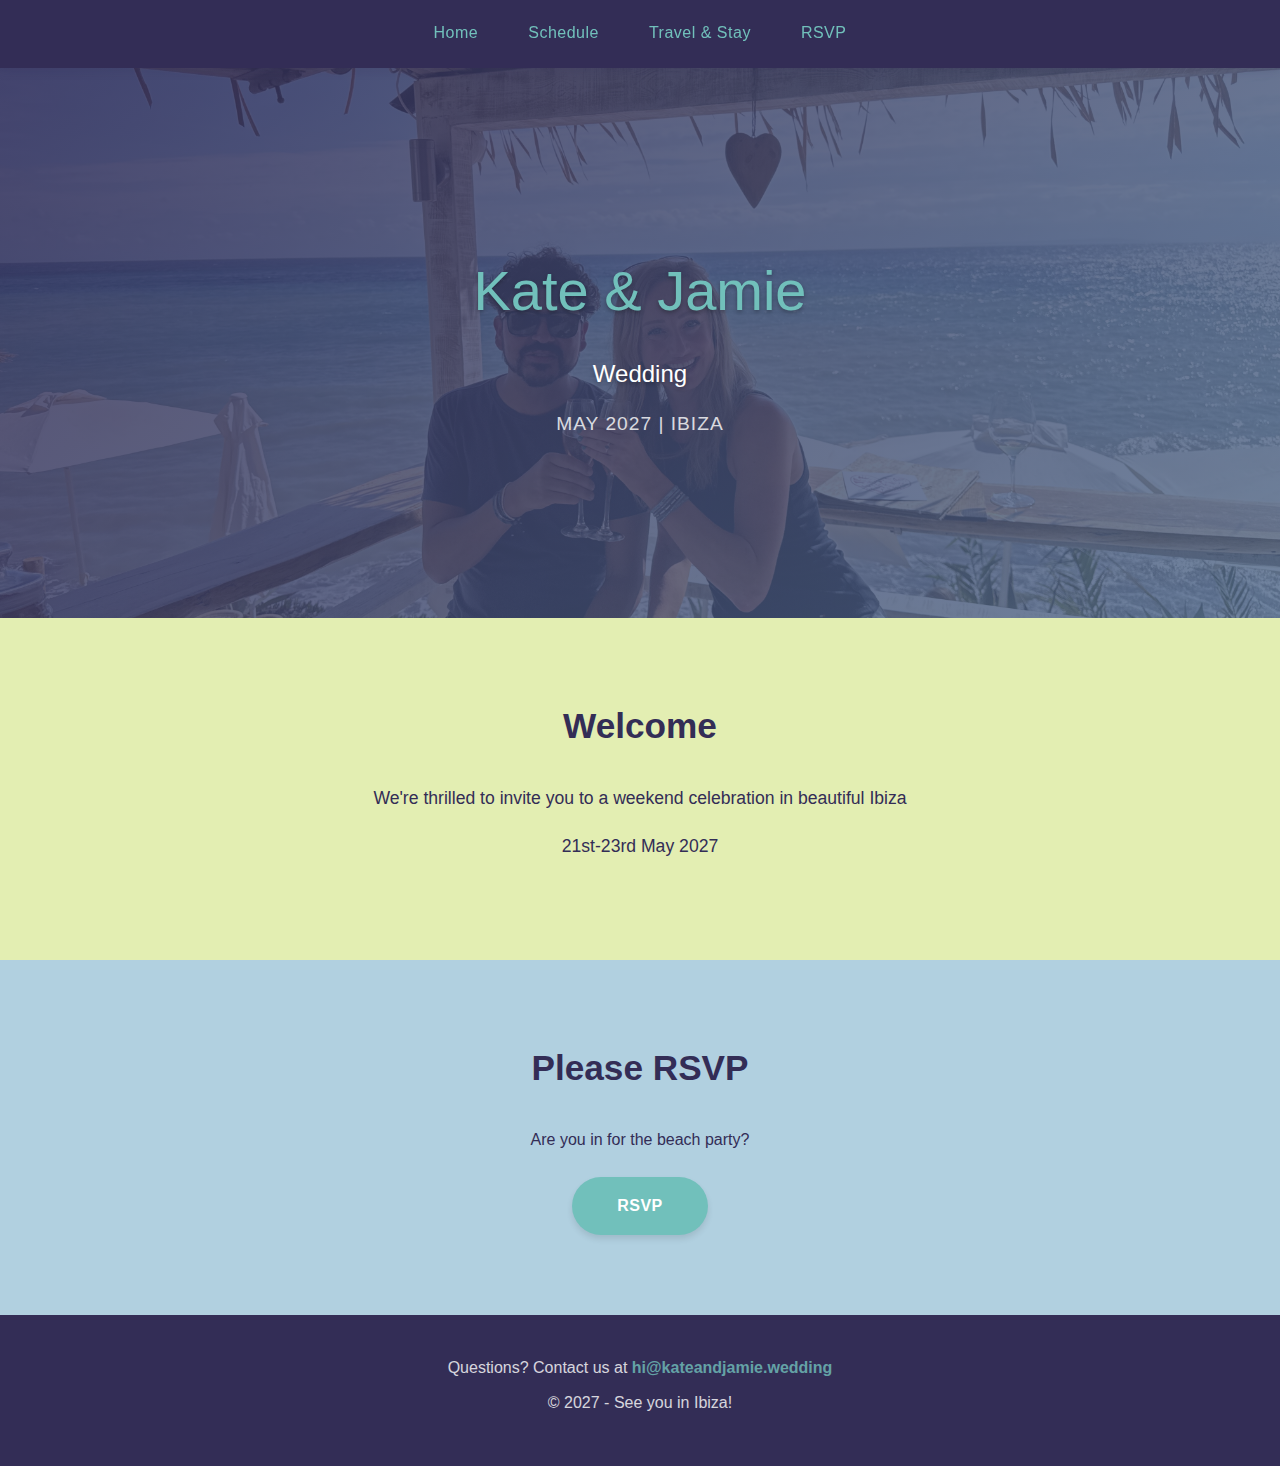
<file: index.html>
<!DOCTYPE html>
<html lang="en">
<head>
    <meta charset="UTF-8">
    <meta name="viewport" content="width=device-width, initial-scale=1.0">
    <title>Celebrate With Us in Ibiza</title>
    <link rel="stylesheet" href="styles.css">
</head>
<body>
<nav>
        <div class="nav-container">
            <a href="/" class="nav-link">Home</a>
            <a href="/schedule.html" class="nav-link">Schedule</a>
            <a href="/travel.html" class="nav-link">Travel & Stay</a>
            <a href="/rsvp.html" class="nav-link">RSVP</a>
        </div>
    </nav>

    <header class="hero hero-with-image">
        <div class="hero-overlay"></div>
        <div class="hero-content">
            <h1>Kate & Jamie</h1>
            <p class="subtitle">Wedding</p>
            <p class="date">May 2027 | Ibiza</p>
        </div>
    </header>

    <main>
        <section class="welcome">
            <div class="container">
                <h2>Welcome</h2>
                <p>We're thrilled to invite you to a weekend celebration in beautiful Ibiza</p>
                <p>21st-23rd May 2027</p>
               </div>
        </section>

        <section class="quick-info">
            <div class="container">
                <h2>Please RSVP</h2>
                <p>Are you in for the beach party?</p>
                <a href="rsvp.html" class="button">RSVP</a>
            </div>
        </section>
    </main>

<footer>
    <div class="container">
        <p>Questions? Contact us at <a href="mailto:hi@kateandjamie.wedding?subject=Wedding%20Question">hi@kateandjamie.wedding</a></p>
        <p>&copy; 2027 - See you in Ibiza!</p>
    </div>
</footer>
</body>
</html>
</file>
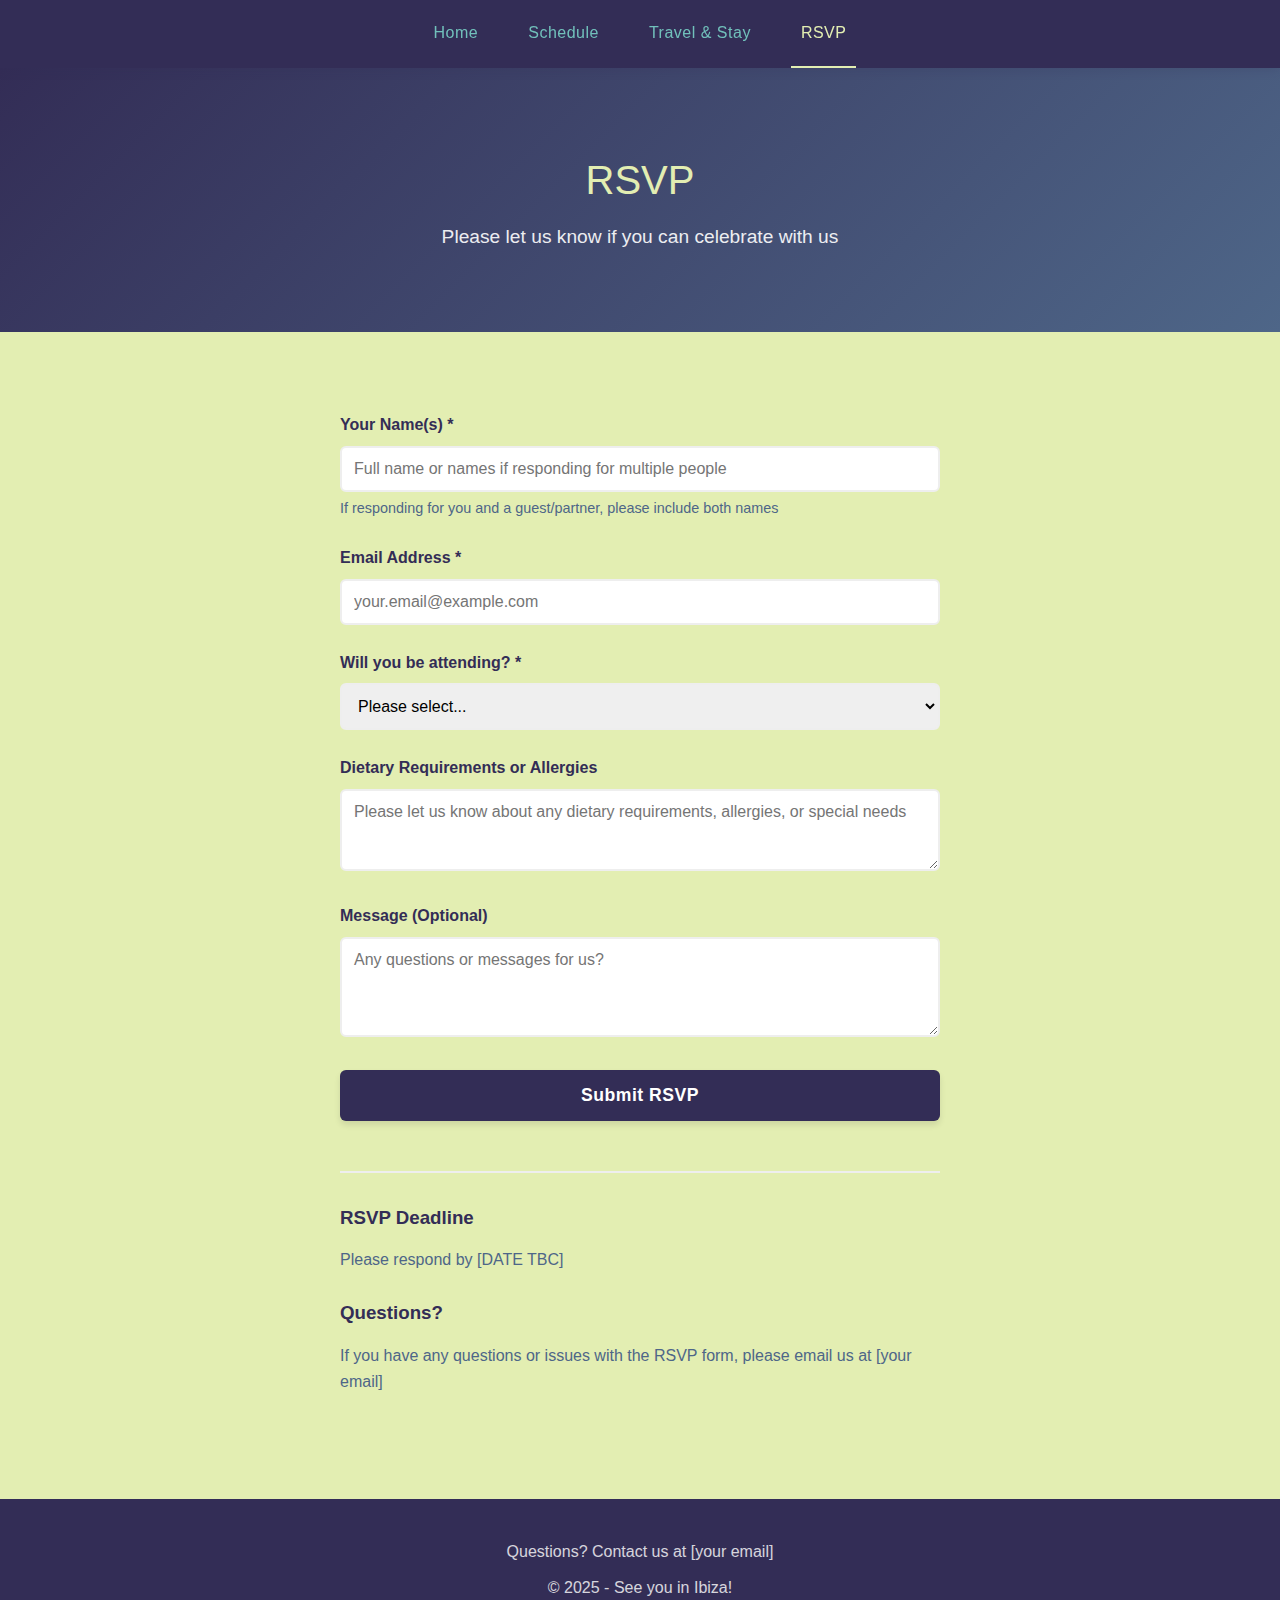
<file: _rsvp.html>
<!DOCTYPE html>
<html lang="en">
<head>
    <meta charset="UTF-8">
    <meta name="viewport" content="width=device-width, initial-scale=1.0">
    <title>RSVP - Celebrate With Us in Ibiza</title>
    <link rel="stylesheet" href="styles.css">
</head>
<body>
    <nav>
        <div class="nav-container">
            <a href="index.html" class="nav-link">Home</a>
            <a href="schedule.html" class="nav-link">Schedule</a>
            <a href="travel.html" class="nav-link">Travel & Stay</a>
            <a href="rsvp.html" class="nav-link active">RSVP</a>
        </div>
    </nav>

    <main>
        <section class="page-header">
            <div class="container">
                <h1>RSVP</h1>
                <p>Please let us know if you can celebrate with us</p>
            </div>
        </section>

        <section class="rsvp-form">
            <div class="container">
                <div class="form-container">
                    
                    <!-- Replace YOUR_FORM_ID with your actual Formspree form ID -->
                    <!-- You'll get this after signing up at formspree.io -->
                    <form action="https://formspree.io/f/mblnzrev" method="POST" id="rsvpForm">
                        
                        <div class="form-group">
                            <label for="name">Your Name(s) *</label>
                            <input type="text" id="name" name="name" required placeholder="Full name or names if responding for multiple people">
                            <small>If responding for you and a guest/partner, please include both names</small>
                        </div>

                        <div class="form-group">
                            <label for="email">Email Address *</label>
                            <input type="email" id="email" name="email" required placeholder="your.email@example.com">
                        </div>

                        <div class="form-group">
                            <label for="attendance">Will you be attending? *</label>
                            <select id="attendance" name="attendance" required>
                                <option value="">Please select...</option>
                                <option value="yes">Yes, I'll/we'll be there!</option>
                                <option value="no">Unfortunately, I/we can't make it</option>
                            </select>
                        </div>

                        <div class="form-group" id="guestCountGroup">
                            <label for="guestCount">Number of Guests Attending *</label>
                            <select id="guestCount" name="guestCount">
                                <option value="">Please select...</option>
                                <option value="1">1 person</option>
                                <option value="2">2 people</option>
                                </select>
                            <small>How many people are you responding for?</small>
                        </div>

                        <!-- Uncomment this section when you're ready to add meal choices -->
                        <!--
                        <div class="form-group" id="mealChoiceGroup">
                            <label>Meal Preferences</label>
                            <small>Please indicate meal preferences for each guest attending</small>
                            <textarea id="mealChoice" name="mealChoice" rows="3" placeholder="e.g., Guest 1: Option A, Guest 2: Option B
List any dietary requirements or allergies"></textarea>
                        </div>
                        -->

                        <div class="form-group">
                            <label for="dietaryRequirements">Dietary Requirements or Allergies</label>
                            <textarea id="dietaryRequirements" name="dietaryRequirements" rows="3" placeholder="Please let us know about any dietary requirements, allergies, or special needs"></textarea>
                        </div>

                        <div class="form-group">
                            <label for="message">Message (Optional)</label>
                            <textarea id="message" name="message" rows="4" placeholder="Any questions or messages for us?"></textarea>
                        </div>

                        <div class="form-group">
                            <button type="submit" class="button">Submit RSVP</button>
                        </div>

                        <div id="formStatus"></div>
                    </form>

                    <div class="rsvp-info">
                        <h3>RSVP Deadline</h3>
                        <p>Please respond by [DATE TBC]</p>
                        
                        <h3>Questions?</h3>
                        <p>If you have any questions or issues with the RSVP form, please email us at [your email]</p>
                    </div>

                </div>
            </div>
        </section>
    </main>

    <footer>
        <div class="container">
            <p>Questions? Contact us at [your email]</p>
            <p>&copy; 2025 - See you in Ibiza!</p>
        </div>
    </footer>

    <script>
        // Show/hide guest count based on attendance selection
        const attendanceSelect = document.getElementById('attendance');
        const guestCountGroup = document.getElementById('guestCountGroup');
        const guestCountSelect = document.getElementById('guestCount');

        attendanceSelect.addEventListener('change', function() {
            if (this.value === 'yes') {
                guestCountGroup.style.display = 'block';
                guestCountSelect.required = true;
            } else {
                guestCountGroup.style.display = 'none';
                guestCountSelect.required = false;
                guestCountSelect.value = '';
            }
        });

        // Handle form submission
        const form = document.getElementById('rsvpForm');
        const formStatus = document.getElementById('formStatus');

        form.addEventListener('submit', function(e) {
            // Formspree will handle the actual submission
            // This just provides user feedback
            formStatus.innerHTML = '<p class="success">Thank you! Your RSVP has been submitted.</p>';
        });

        // Initialize form state
        guestCountGroup.style.display = 'none';
    </script>
</body>
</html>
</file>
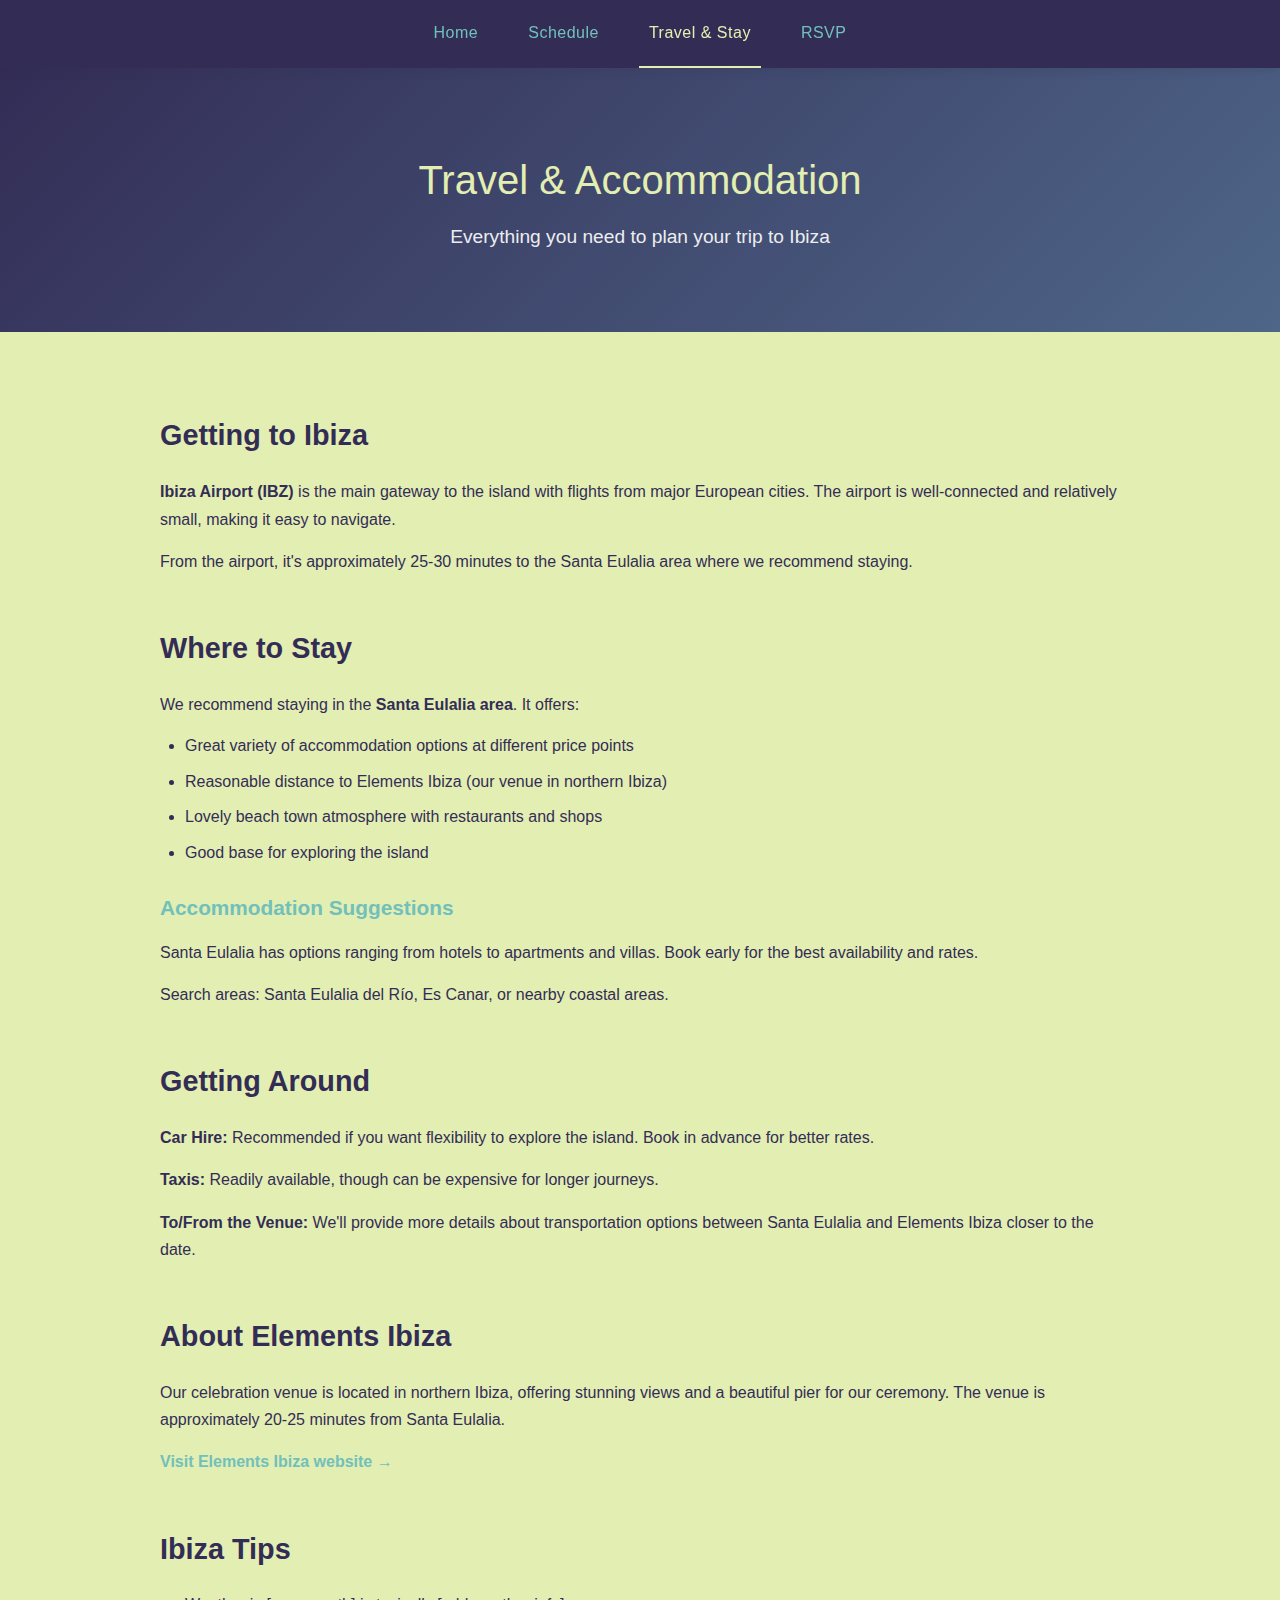
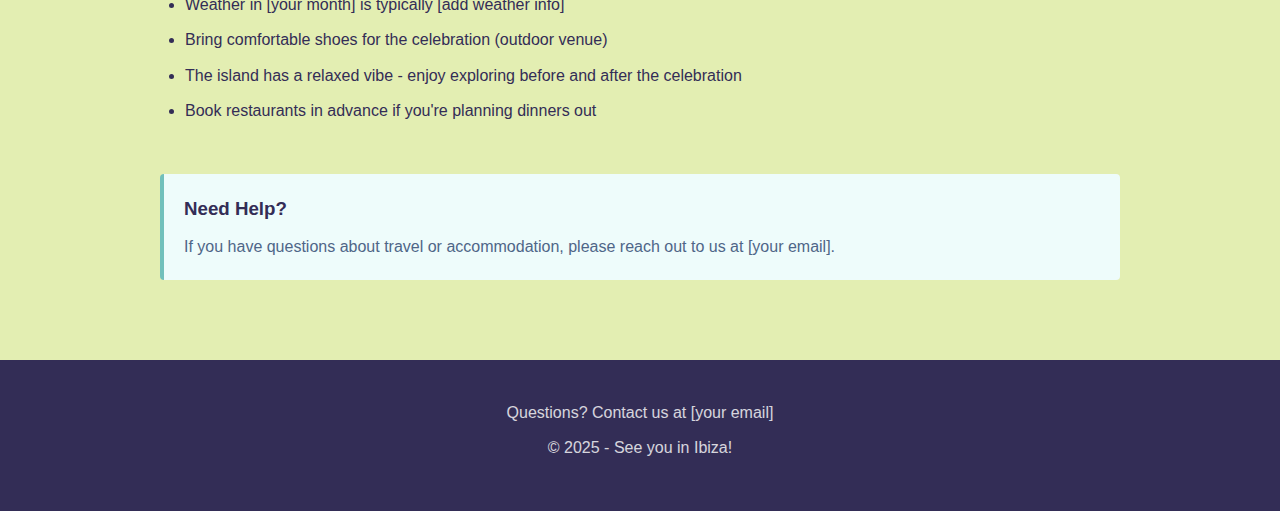
<file: _travel.html>
<!DOCTYPE html>
<html lang="en">
<head>
    <meta charset="UTF-8">
    <meta name="viewport" content="width=device-width, initial-scale=1.0">
    <title>Travel & Stay - Celebrate With Us in Ibiza</title>
    <link rel="stylesheet" href="styles.css">
</head>
<body>
    <nav>
        <div class="nav-container">
            <a href="index.html" class="nav-link">Home</a>
            <a href="schedule.html" class="nav-link">Schedule</a>
            <a href="travel.html" class="nav-link active">Travel & Stay</a>
            <a href="rsvp.html" class="nav-link">RSVP</a>
        </div>
    </nav>

    <main>
        <section class="page-header">
            <div class="container">
                <h1>Travel & Accommodation</h1>
                <p>Everything you need to plan your trip to Ibiza</p>
            </div>
        </section>

        <section class="travel-info">
            <div class="container">
                
                <div class="info-section">
                    <h2>Getting to Ibiza</h2>
                    <p><strong>Ibiza Airport (IBZ)</strong> is the main gateway to the island with flights from major European cities. The airport is well-connected and relatively small, making it easy to navigate.</p>
                    <p>From the airport, it's approximately 25-30 minutes to the Santa Eulalia area where we recommend staying.</p>
                </div>

                <div class="info-section">
                    <h2>Where to Stay</h2>
                    <p>We recommend staying in the <strong>Santa Eulalia area</strong>. It offers:</p>
                    <ul>
                        <li>Great variety of accommodation options at different price points</li>
                        <li>Reasonable distance to Elements Ibiza (our venue in northern Ibiza)</li>
                        <li>Lovely beach town atmosphere with restaurants and shops</li>
                        <li>Good base for exploring the island</li>
                    </ul>
                    
                    <h3>Accommodation Suggestions</h3>
                    <p>Santa Eulalia has options ranging from hotels to apartments and villas. Book early for the best availability and rates.</p>
                    <p>Search areas: Santa Eulalia del Río, Es Canar, or nearby coastal areas.</p>
                </div>

                <div class="info-section">
                    <h2>Getting Around</h2>
                    <p><strong>Car Hire:</strong> Recommended if you want flexibility to explore the island. Book in advance for better rates.</p>
                    <p><strong>Taxis:</strong> Readily available, though can be expensive for longer journeys.</p>
                    <p><strong>To/From the Venue:</strong> We'll provide more details about transportation options between Santa Eulalia and Elements Ibiza closer to the date.</p>
                </div>

                <div class="info-section">
                    <h2>About Elements Ibiza</h2>
                    <p>Our celebration venue is located in northern Ibiza, offering stunning views and a beautiful pier for our ceremony. The venue is approximately 20-25 minutes from Santa Eulalia.</p>
                    <p><a href="https://www.elementsibiza.com" target="_blank" class="link">Visit Elements Ibiza website →</a></p>
                </div>

                <div class="info-section">
                    <h2>Ibiza Tips</h2>
                    <ul>
                        <li>Weather in [your month] is typically [add weather info]</li>
                        <li>Bring comfortable shoes for the celebration (outdoor venue)</li>
                        <li>The island has a relaxed vibe - enjoy exploring before and after the celebration</li>
                        <li>Book restaurants in advance if you're planning dinners out</li>
                    </ul>
                </div>

                <div class="info-box">
                    <h3>Need Help?</h3>
                    <p>If you have questions about travel or accommodation, please reach out to us at [your email].</p>
                </div>

            </div>
        </section>
    </main>

    <footer>
        <div class="container">
            <p>Questions? Contact us at [your email]</p>
            <p>&copy; 2025 - See you in Ibiza!</p>
        </div>
    </footer>
</body>
</html>
</file>
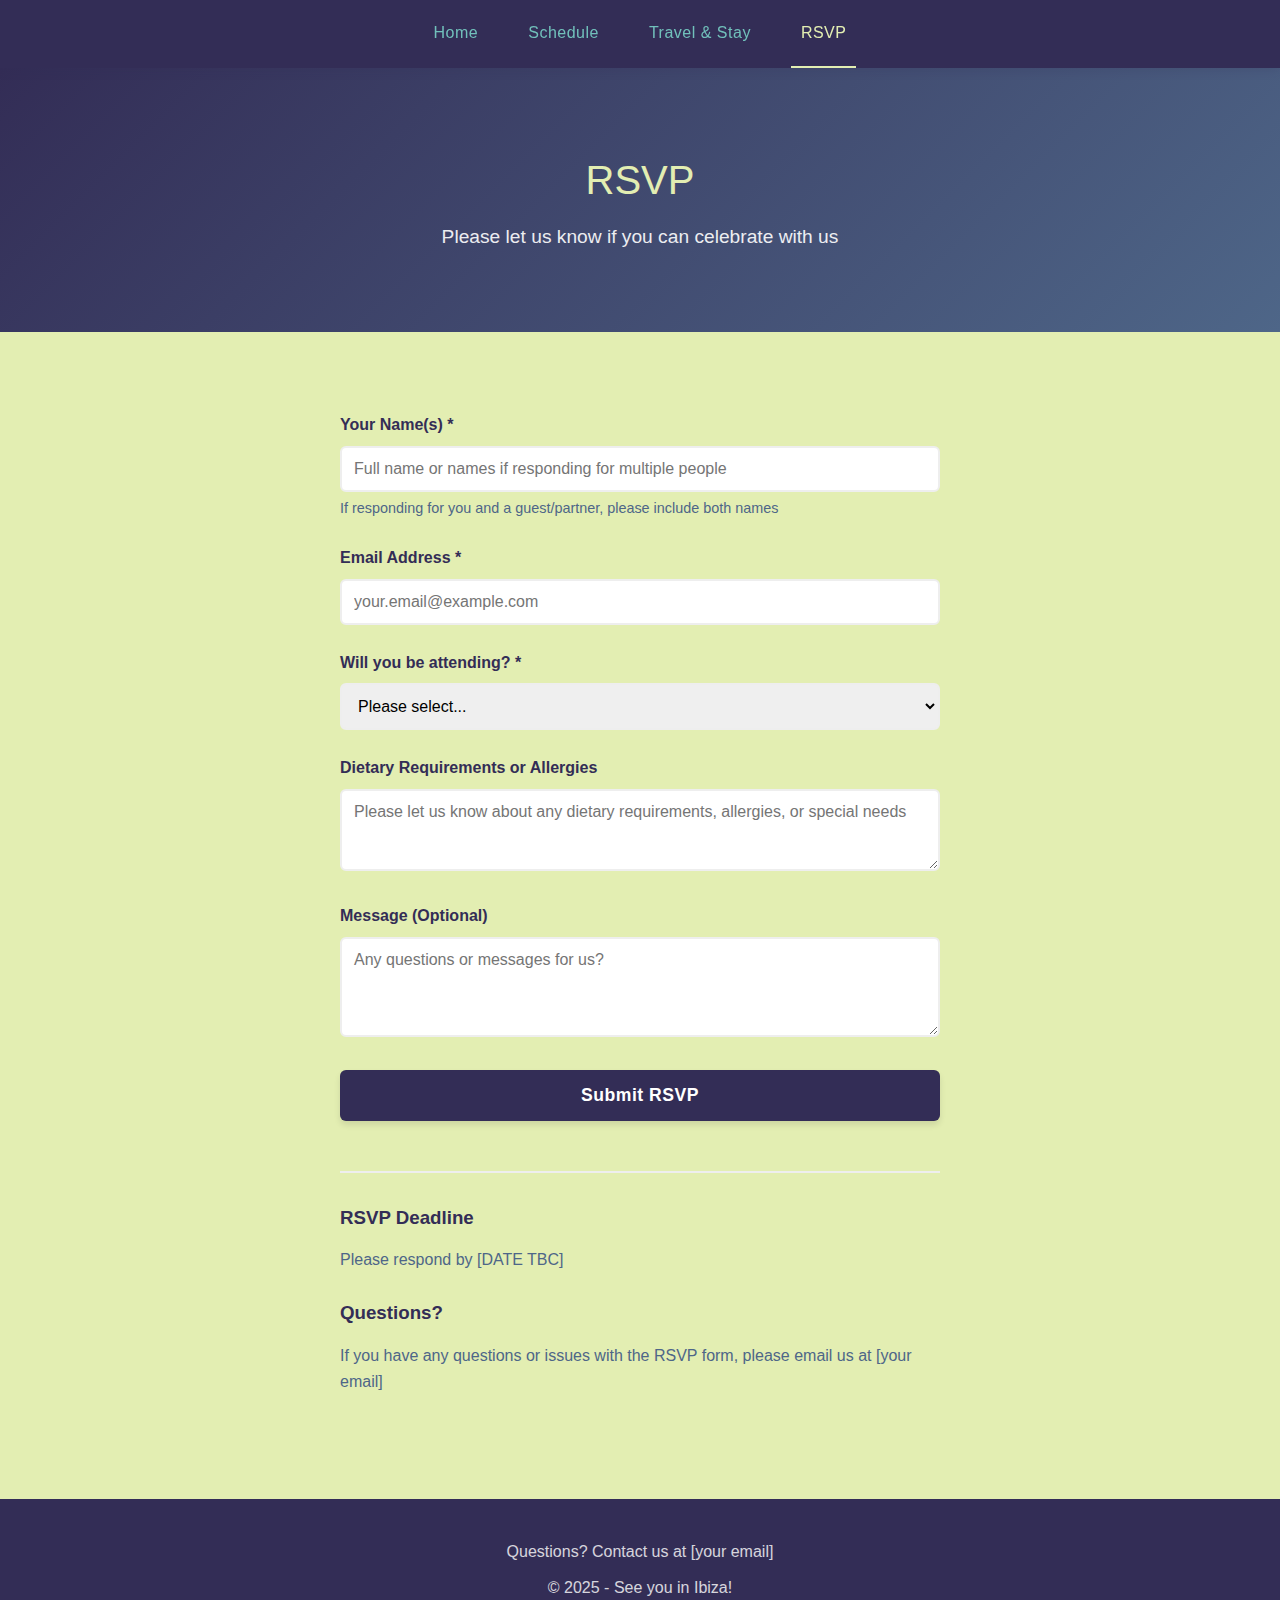
<file: rsvp.html>
<!DOCTYPE html>
<html lang="en">
<head>
    <meta charset="UTF-8">
    <meta name="viewport" content="width=device-width, initial-scale=1.0">
    <title>RSVP - Celebrate With Us in Ibiza</title>
    <link rel="stylesheet" href="styles.css">
</head>
<body>
    <nav>
        <div class="nav-container">
            <a href="index.html" class="nav-link">Home</a>
            <a href="schedule.html" class="nav-link">Schedule</a>
            <a href="travel.html" class="nav-link">Travel & Stay</a>
            <a href="rsvp.html" class="nav-link active">RSVP</a>
        </div>
    </nav>

    <main>
        <section class="page-header">
            <div class="container">
                <h1>RSVP</h1>
                <p>Please let us know if you can celebrate with us</p>
            </div>
        </section>

        <section class="rsvp-form">
            <div class="container">
                <div class="form-container">
                    
                    <!-- Replace YOUR_FORM_ID with your actual Formspree form ID -->
                    <!-- You'll get this after signing up at formspree.io -->
                    <form action="https://formspree.io/f/mblnzrev" method="POST" id="rsvpForm">
                        
                        <div class="form-group">
                            <label for="name">Your Name(s) *</label>
                            <input type="text" id="name" name="name" required placeholder="Full name or names if responding for multiple people">
                            <small>If responding for you and a guest/partner, please include both names</small>
                        </div>

                        <div class="form-group">
                            <label for="email">Email Address *</label>
                            <input type="email" id="email" name="email" required placeholder="your.email@example.com">
                        </div>

                        <div class="form-group">
                            <label for="attendance">Will you be attending? *</label>
                            <select id="attendance" name="attendance" required>
                                <option value="">Please select...</option>
                                <option value="yes">Yes, I'll/we'll be there!</option>
                                <option value="no">Unfortunately, I/we can't make it</option>
                            </select>
                        </div>

                        <div class="form-group" id="guestCountGroup">
                            <label for="guestCount">Number of Guests Attending *</label>
                            <select id="guestCount" name="guestCount">
                                <option value="">Please select...</option>
                                <option value="1">1 person</option>
                                <option value="2">2 people</option>
                                <option value="3">3 people</option>
                                <option value="4">4 people</option>
                            </select>
                            <small>How many people are you responding for?</small>
                        </div>

                        <!-- Uncomment this section when you're ready to add meal choices -->
                        <!--
                        <div class="form-group" id="mealChoiceGroup">
                            <label>Meal Preferences</label>
                            <small>Please indicate meal preferences for each guest attending</small>
                            <textarea id="mealChoice" name="mealChoice" rows="3" placeholder="e.g., Guest 1: Option A, Guest 2: Option B
List any dietary requirements or allergies"></textarea>
                        </div>
                        -->

                        <div class="form-group">
                            <label for="dietaryRequirements">Dietary Requirements or Allergies</label>
                            <textarea id="dietaryRequirements" name="dietaryRequirements" rows="3" placeholder="Please let us know about any dietary requirements, allergies, or special needs"></textarea>
                        </div>

                        <div class="form-group">
                            <label for="message">Message (Optional)</label>
                            <textarea id="message" name="message" rows="4" placeholder="Any questions or messages for us?"></textarea>
                        </div>

                        <div class="form-group">
                            <button type="submit" class="button">Submit RSVP</button>
                        </div>

                        <div id="formStatus"></div>
                    </form>

                    <div class="rsvp-info">
                        <h3>RSVP Deadline</h3>
                        <p>Please respond by [DATE TBC]</p>
                        
                        <h3>Questions?</h3>
                        <p>If you have any questions or issues with the RSVP form, please email us at [your email]</p>
                    </div>

                </div>
            </div>
        </section>
    </main>

    <footer>
        <div class="container">
            <p>Questions? Contact us at [your email]</p>
            <p>&copy; 2025 - See you in Ibiza!</p>
        </div>
    </footer>

    <script>
        // Show/hide guest count based on attendance selection
        const attendanceSelect = document.getElementById('attendance');
        const guestCountGroup = document.getElementById('guestCountGroup');
        const guestCountSelect = document.getElementById('guestCount');

        attendanceSelect.addEventListener('change', function() {
            if (this.value === 'yes') {
                guestCountGroup.style.display = 'block';
                guestCountSelect.required = true;
            } else {
                guestCountGroup.style.display = 'none';
                guestCountSelect.required = false;
                guestCountSelect.value = '';
            }
        });

        // Handle form submission
        const form = document.getElementById('rsvpForm');
        const formStatus = document.getElementById('formStatus');

        form.addEventListener('submit', function(e) {
            // Formspree will handle the actual submission
            // This just provides user feedback
            formStatus.innerHTML = '<p class="success">Thank you! Your RSVP has been submitted.</p>';
        });

        // Initialize form state
        guestCountGroup.style.display = 'none';
    </script>
</body>
</html>
</file>
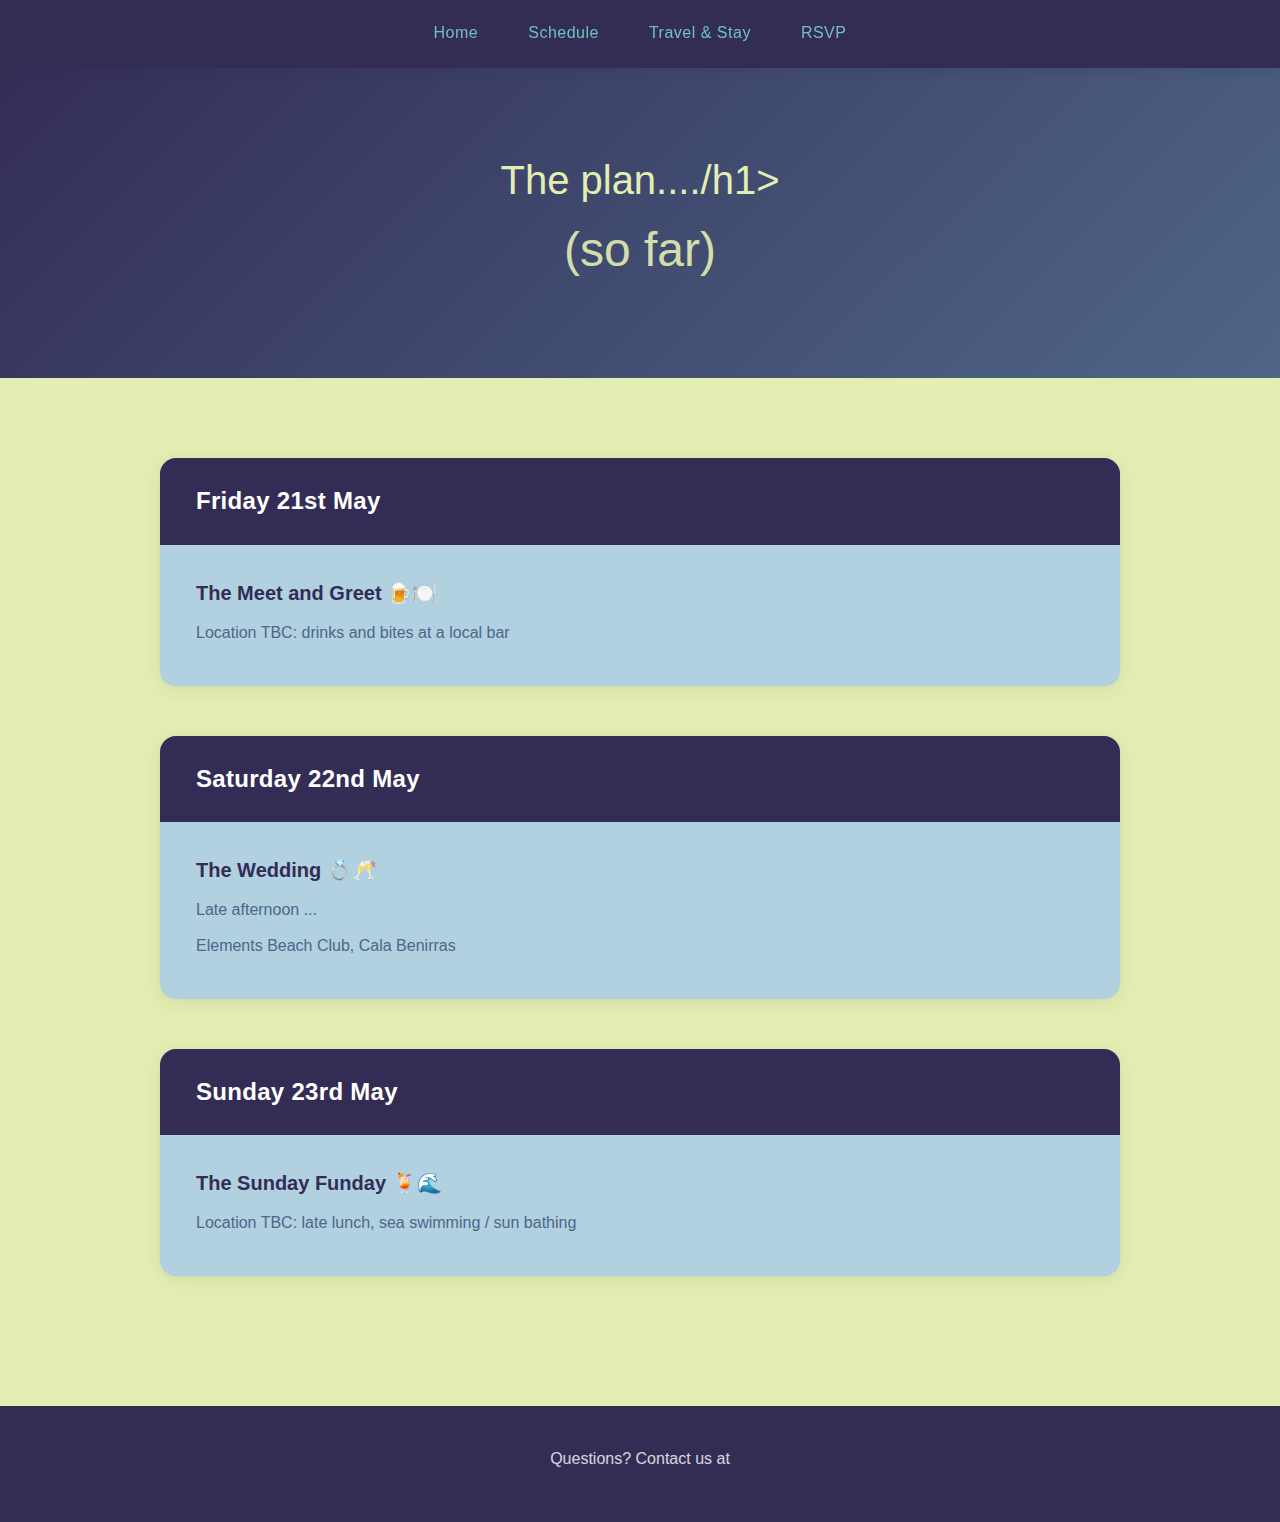
<file: schedule.html>
<!DOCTYPE html>
<html lang="en">
<head>
    <meta charset="UTF-8">
    <meta name="viewport" content="width=device-width, initial-scale=1.0">
    <title>Schedule - Celebrate With Us in Ibiza</title>
    <link rel="stylesheet" href="styles.css">
</head>
<body>
<nav>
        <div class="nav-container">
            <a href="/" class="nav-link">Home</a>
            <a href="/schedule.html" class="nav-link">Schedule</a>
            <a href="/travel.html" class="nav-link">Travel & Stay</a>
            <a href="/rsvp.html" class="nav-link">RSVP</a>
        </div>
    </nav>

    <main>
        <section class="page-header">
            <div class="container">
                <h1>The plan..../h1>
                <p>(so far)</p>
            </div>
        </section>

        <section class="schedule">
            <div class="container">
                
                <div class="day-section">
                    <h2>Friday 21st May</h2>
                    <div class="timeline">
                        <div class="timeline-item">
                            <div class="event">
                                <h3>The Meet and Greet 🍺🍽️</h3>
                                <p>Location TBC: drinks and bites at a local bar</p>
                            </div>
                        </div>
                    </div>
                </div>

                <div class="day-section highlight">
                    <h2>Saturday 22nd May</h2>
                    <div class="timeline">
                        <div class="timeline-item">
                            <div class="event">
                                <h3>The Wedding 💍🥂</h3>
                                <p>Late afternoon ...</p>
                                <p>Elements Beach Club, Cala Benirras</p>
                            </div>
                        </div>
                    </div>
                </div>

                <div class="day-section">
                    <h2>Sunday 23rd May</h2>
                    <div class="timeline">
                        <div class="timeline-item">
                            <div class="event">
                                <h3>The Sunday Funday 🍹🌊</h3>
                                <p>Location TBC: late lunch, sea swimming / sun bathing</p>
                            </div>
                        </div>
                    </div>
                </div>

            </div>
        </section>
    </main>

<footer>
    <div class="container">
        <p>Questions? Contact us at <a href="/cdn-cgi/l/email-protection#84ecedc4efe5f0e1e5eae0eee5e9ede1aaf3e1e0e0edeae3bbf7f1e6eee1e7f0b9d3e1e0e0edeae3a1b6b4d5f1e1f7f0edebea"><span class="__cf_email__" data-cfemail="e58d8ca5
</file>
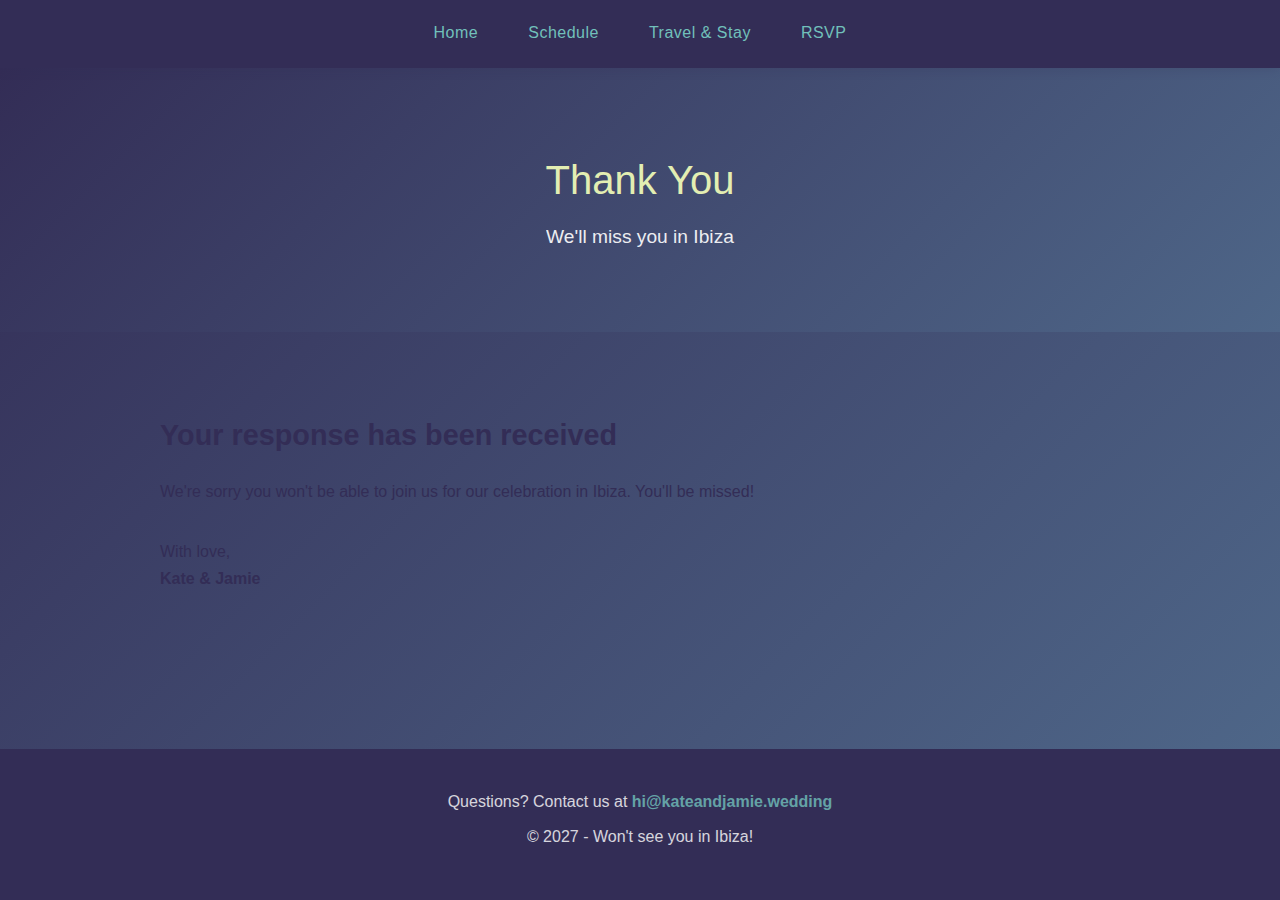
<file: thank-you-no.html>
<!DOCTYPE html>
<html lang="en">
<head>
    <meta charset="UTF-8">
    <meta name="viewport" content="width=device-width, initial-scale=1.0">
    <title>Thank You - You'll Be Missed</title>
    <link rel="stylesheet" href="styles.css">
</head>
<body>
<nav>
    <div class="nav-container">
        <a href="/" class="nav-link">Home</a>
        <a href="/schedule.html" class="nav-link">Schedule</a>
        <a href="/travel.html" class="nav-link">Travel & Stay</a>
        <a href="/rsvp.html" class="nav-link">RSVP</a>
    </div>
</nav>

<main>
    <section class="page-header">
        <div class="container">
            <h1>Thank You</h1>
            <p>We'll miss you in Ibiza</p>
        </div>
    </section>

    <section class="info-section">
        <div class="container">
            <div class="content-box">
                <h2>Your response has been received</h2>
                <p>We're sorry you won't be able to join us for our celebration in Ibiza. You'll be missed!</p>
                
  
                <p style="margin-top: 2rem;">With love,<br><strong>Kate & Jamie</strong></p>
            </div>
        </div>
    </section>
</main>

<footer>
    <div class="container">
        <p>Questions? Contact us at <a href="mailto:hi@kateandjamie.wedding?subject=Wedding%20Question">hi@kateandjamie.wedding</a></p>
        <p>&copy; 2027 - Won't see you in Ibiza!</p>
    </div>
</footer>
</body>
</html>
</file>
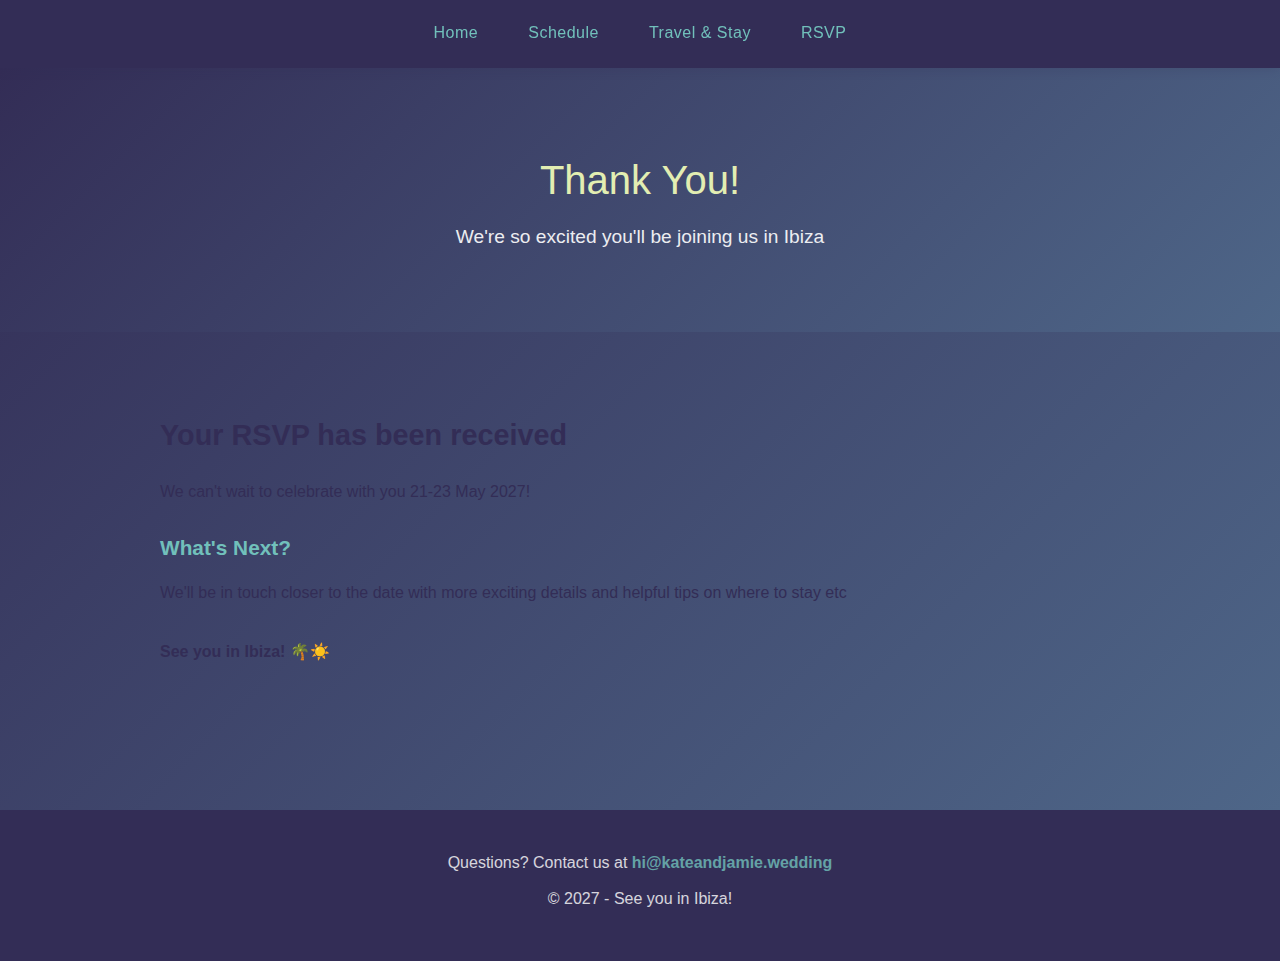
<file: thank-you-yes.html>
<!DOCTYPE html>
<html lang="en">
<head>
    <meta charset="UTF-8">
    <meta name="viewport" content="width=device-width, initial-scale=1.0">
    <title>Thank You - We Can't Wait to Celebrate!</title>
    <link rel="stylesheet" href="styles.css">
</head>
<body>
<nav>
    <div class="nav-container">
        <a href="/" class="nav-link">Home</a>
        <a href="/schedule.html" class="nav-link">Schedule</a>
        <a href="/travel.html" class="nav-link">Travel & Stay</a>
        <a href="/rsvp.html" class="nav-link">RSVP</a>
    </div>
</nav>

<main>
    <section class="page-header">
        <div class="container">
            <h1>Thank You!</h1>
            <p>We're so excited you'll be joining us in Ibiza</p>
        </div>
    </section>

    <section class="info-section">
        <div class="container">
            <div class="content-box">
                <h2>Your RSVP has been received</h2>
                <p>We can't wait to celebrate with you 21-23 May 2027!</p>
                
                <h3>What's Next?</h3>
                <p>We'll be in touch closer to the date with more exciting details and helpful tips on where to stay etc</p>
  
                <p style="margin-top: 2rem;"><strong>See you in Ibiza! 🌴☀️</strong></p>
            </div>
        </div>
    </section>
</main>

<footer>
    <div class="container">
        <p>Questions? Contact us at <a href="mailto:hi@kateandjamie.wedding?subject=Wedding%20Question">hi@kateandjamie.wedding</a></p>
        <p>&copy; 2027 - See you in Ibiza!</p>
    </div>
</footer>
</body>
</html>
</file>
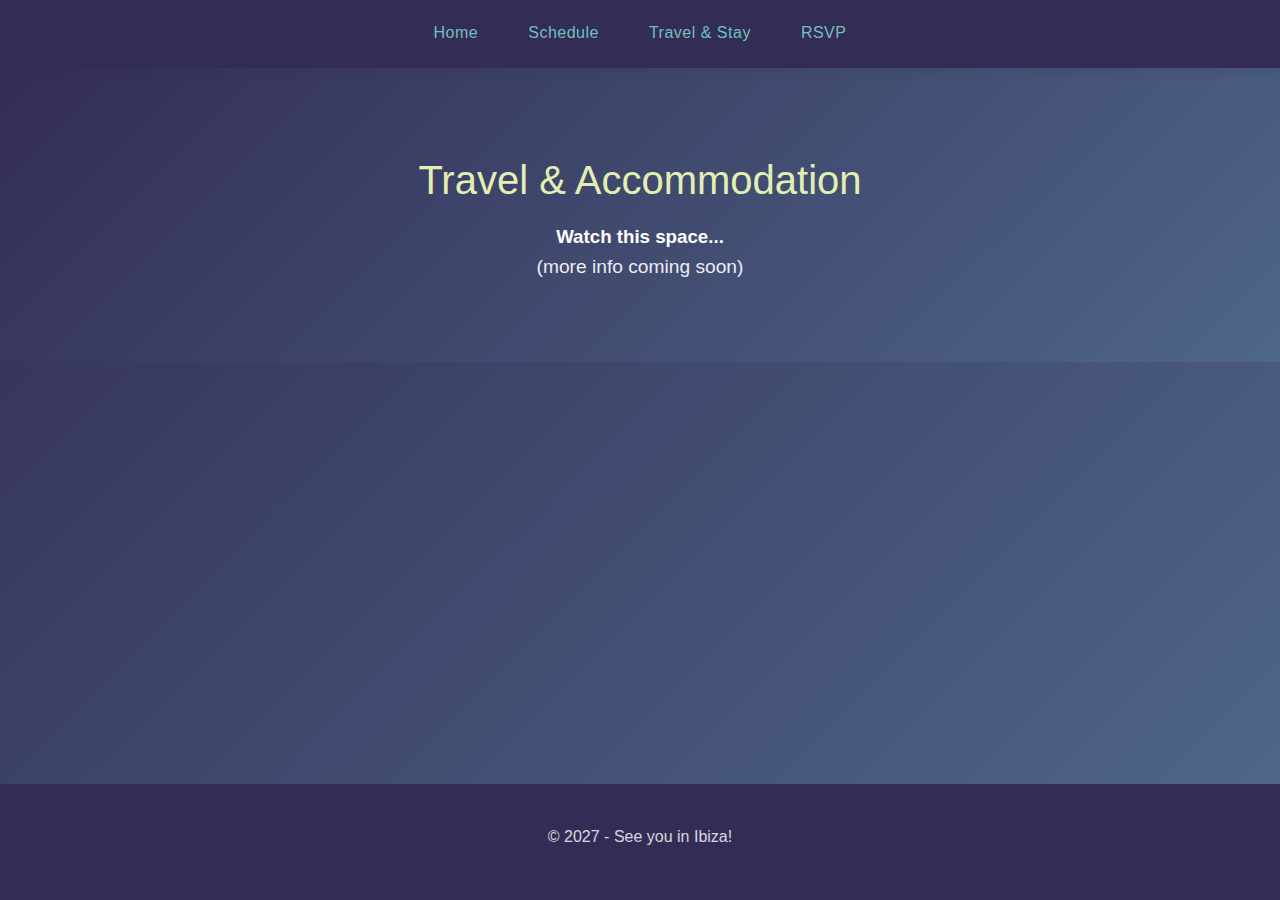
<file: travel.html>
<!DOCTYPE html>
<html lang="en">
<head>
    <meta charset="UTF-8">
    <meta name="viewport" content="width=device-width, initial-scale=1.0">
    <title>Travel & Stay - Celebrate With Us in Ibiza</title>
    <link rel="stylesheet" href="styles.css">
</head>
<body>
<nav>
        <div class="nav-container">
            <a href="/" class="nav-link">Home</a>
            <a href="/schedule.html" class="nav-link">Schedule</a>
            <a href="/travel.html" class="nav-link">Travel & Stay</a>
            <a href="/rsvp.html" class="nav-link">RSVP</a>
        </div>
    </nav>

    <main>
        <section class="page-header">
            <div class="container">
                <h1>Travel & Accommodation</h1>
                <h3>Watch this space...</h3>
                <p>(more info coming soon)</p>
            </div>
        </section>

        <!-- <section class="travel-info">
            <div class="container">
                
                <div class="info-section">
                    <h2>Getting to Ibiza</h2>
                    <p><strong>Ibiza Airport (IBZ)</strong> is the main gateway to the island with flights from major European cities. The airport is well-connected and relatively small, making it easy to navigate.</p>
                    <p>From the airport, it's approximately 25-30 minutes to the Santa Eulalia area where we recommend staying.</p>
                </div>

                <div class="info-section">
                    <h2>Where to Stay</h2>
                    <p>We recommend staying in the <strong>Santa Eulalia area</strong>. It offers:</p>
                    <ul>
                        <li>Great variety of accommodation options at different price points</li>
                        <li>Reasonable distance to Elements Ibiza (our venue in northern Ibiza)</li>
                        <li>Lovely beach town atmosphere with restaurants and shops</li>
                        <li>Good base for exploring the island</li>
                    </ul>
                    
                    <h3>Accommodation Suggestions</h3>
                    <p>Santa Eulalia has options ranging from hotels to apartments and villas. Book early for the best availability and rates.</p>
                    <p>Search areas: Santa Eulalia del Río, Es Canar, or nearby coastal areas.</p>
                </div>

                <div class="info-section">
                    <h2>Getting Around</h2>
                    <p><strong>Car Hire:</strong> Recommended if you want flexibility to explore the island. Book in advance for better rates.</p>
                    <p><strong>Taxis:</strong> Readily available, though can be expensive for longer journeys.</p>
                    <p><strong>To/From the Venue:</strong> We'll provide more details about transportation options between Santa Eulalia and Elements Ibiza closer to the date.</p>
                </div>

                <div class="info-section">
                    <h2>About Elements Ibiza</h2>
                    <p>Our celebration venue is located in northern Ibiza, offering stunning views and a beautiful pier for our ceremony. The venue is approximately 20-25 minutes from Santa Eulalia.</p>
                    <p><a href="https://www.elementsibiza.com" target="_blank" class="link">Visit Elements Ibiza website →</a></p>
                </div>

                <div class="info-section">
                    <h2>Ibiza Tips</h2>
                    <ul>
                        <li>Weather in [your month] is typically [add weather info]</li>
                        <li>Bring comfortable shoes for the celebration (outdoor venue)</li>
                        <li>The island has a relaxed vibe - enjoy exploring before and after the celebration</li>
                        <li>Book restaurants in advance if you're planning dinners out</li>
                    </ul>
                </div>

                <div class="info-box">
                    <h3>Need Help?</h3>
                    <p>If you have questions about travel or accommodation, please reach out to us at [your email].</p>
                </div>

            </div>
        </section> -->
    </main>

    <footer>
        <div class="container">
           <p>&copy; 2027 - See you in Ibiza!</p>
        </div>
    </footer>
</body>
</html>
</file>
<file: styles.css>
/* Reset and Base Styles */
* {
    margin: 0;
    padding: 0;
    box-sizing: border-box;
}

:root {
    /* =========================================
       COLOR PALETTE & USAGE GUIDE
       Change these hex codes to update the site
       ========================================= */

    /* --- Primary Brand Colors --- */
    --col-deep: #332D56;   /* Main Text, Navigation Bar, Footer, Headings, Button Hover */
    --col-muted: #4E6688;  /* Subtitles, Hero Gradient (End), Secondary Text */
    --col-teal: #71C0BB;   /* Buttons, Links, Accents, Borders, Date Text */
    --col-lime: #E3EEB2;   /* Welcome Section BG, Schedule Page BG, RSVP Form BG */

    /* --- Secondary / Section Colors --- */
    --col-blue-light: #B1D0E0; /* Quick Info Section BG, Schedule Cards BG */
    --col-blue-pale: #dbeaf2;  /* Schedule "Highlight" Card Gradient End */
    --col-info-bg: #eefcfb;    /* "Good to know" Info Box Background */
    
    /* --- Base Colors --- */
    --col-bg: #fafafa;     /* Main Page Body Background */
    --col-white: #ffffff;  /* Text on Dark Backgrounds, Standard White Elements */
    --col-input-bg: #fafdff; /* Form Input Background on Focus */

    /* --- Form Status Colors --- */
    --col-success-text: #155724; /* Success Message Text */
    --col-error-text: #721c24;   /* Error Message Text */
    --col-error-bg: #f8d7da;     /* Error Message Background */
}

body {
    font-family: -apple-system, BlinkMacSystemFont, 'Segoe UI', Roboto, 'Helvetica Neue', Arial, sans-serif;
    line-height: 1.6;
    color: var(--col-deep);
    background-color: var(--col-bg);
    min-height: 100vh;
    display: flex;
    flex-direction: column;
}

main {
    flex: 1;
    background: linear-gradient(135deg, var(--col-deep) 0%, var(--col-muted) 100%);
}

.container {
    max-width: 1000px;
    margin: 0 auto;
    padding: 0 20px;
}

/* Navigation */
nav {
    background-color: var(--col-deep);
    box-shadow: 0 2px 10px rgba(51, 45, 86, 0.2);
    position: sticky;
    top: 0;
    z-index: 100;
}

.nav-container {
    max-width: 1000px;
    margin: 0 auto;
    padding: 0 20px;
    display: flex;
    gap: 30px;
    justify-content: center;
}

.nav-link {
    display: inline-block;
    padding: 20px 10px;
    color: var(--col-teal);
    text-decoration: none;
    transition: all 0.3s ease;
    border-bottom: 2px solid transparent;
    font-weight: 500;
    letter-spacing: 0.5px;
}

.nav-link:hover,
.nav-link.active {
    color: var(--col-lime);
    border-bottom-color: var(--col-lime);
}

/* Hero Section */
.hero {
    background: linear-gradient(135deg, var(--col-deep) 0%, var(--col-muted) 100%);
    color: var(--col-white);
    padding: 100px 20px;
    text-align: center;
}

.hero-with-image {
    background-image: url('images/hero-photo.jpg');
    background-size: cover;
    background-position: center;
    position: relative;
    padding: 160px 20px;
    min-height: 550px;
    display: flex;
    align-items: center;
    justify-content: center;
}

.hero-overlay {
    position: absolute;
    top: 0;
    left: 0;
    right: 0;
    bottom: 0;
    background: linear-gradient(135deg, rgba(51, 45, 86, 0.85) 0%, rgba(78, 102, 136, 0.80) 100%);
}

.hero-with-image .hero-content {
    position: relative;
    z-index: 1;
}

.hero-content h1 {
    font-size: 3.5em;
    font-weight: 300;
    margin-bottom: 20px;  /* Changed from 20px to 30px */
    text-shadow: 0 2px 4px rgba(0,0,0,0.3);
    color: var(--col-teal);
}

.hero-content .subtitle { /*wedding text */
    font-size: 1.5em;
    margin-bottom: 15px;  /* Changed from 15px to 25px */
    opacity: 1;
    color: var(--col-white);
    text-shadow: 0 2px 4px rgba(0,0,0,0.3);
}

.hero-content .date {
    font-size: 1.2em;
    opacity: 0.8;
    letter-spacing: 1px;
    text-transform: uppercase;
}

/* Sections */
section {
    padding: 80px 20px;
}

section h2 {
    font-size: 2.2em;
    margin-bottom: 30px;
    color: var(--col-deep);
    text-align: center;
}

/* Welcome Section */
.welcome {
    background-color: var(--col-lime);
}

.welcome p {
    max-width: 700px;
    margin: 0 auto 20px;
    text-align: center;
    font-size: 1.1em;
    color: var(--col-deep);
}

/* Quick Info / RSVP Section */
.quick-info {
    background-color: var(--col-blue-light);
}

.quick-info .container {
    text-align: center;
}

.quick-info .button {
    display: inline-block;
    margin-top: 25px;
}

/* Info Cards (if used elsewhere) */
.info-grid {
    display: grid;
    grid-template-columns: repeat(auto-fit, minmax(250px, 1fr));
    gap: 30px;
    margin-top: 40px;
}

.info-card {
    background-color: var(--col-white);
    padding: 35px 30px;
    border-radius: 12px;
    box-shadow: 0 4px 15px rgba(51, 45, 86, 0.08);
    text-align: center;
    border-top: 5px solid var(--col-teal);
    transition: transform 0.3s ease;
}

.info-card:hover {
    transform: translateY(-5px);
}

.info-card h3 {
    color: var(--col-deep);
    margin-bottom: 15px;
    font-size: 1.4em;
}

.info-card p {
    color: var(--col-muted);
    margin-bottom: 8px;
    font-weight: 500;
}

/* CTA Section (Original Block) */
.cta {
    background: var(--col-lime);
    color: var(--col-deep);
    text-align: center;
    padding: 80px 20px;
}

.cta h2 {
    color: var(--col-deep);
}

.cta p {
    font-size: 1.3em;
    margin-bottom: 30px;
    opacity: 0.9;
    font-weight: 500;
}

/* Buttons */
.button {
    display: inline-block;
    padding: 16px 45px;
    background-color: var(--col-teal);
    color: var(--col-white);
    text-decoration: none;
    border-radius: 30px;
    font-weight: 600;
    letter-spacing: 0.5px;
    transition: all 0.3s ease;
    box-shadow: 0 4px 6px rgba(0,0,0,0.1);
}

.button:hover {
    background-color: var(--col-deep);
    transform: translateY(-2px);
    box-shadow: 0 6px 15px rgba(51, 45, 86, 0.2);
}

.cta .button {
    background-color: var(--col-deep);
    color: var(--col-white);
}

.cta .button:hover {
    background-color: var(--col-white);
    color: var(--col-deep);
}

/* Page Header */
.page-header {
    background: linear-gradient(135deg, var(--col-deep) 0%, var(--col-muted) 100%);
    color: var(--col-white);
    padding: 80px 20px;
    text-align: center;
}

.page-header h1 {
    font-size: 2.5em;
    font-weight: 300;
    margin-bottom: 10px;
    color: var(--col-lime);
}

.page-header p {
    font-size: 1.2em;
    opacity: 0.9;
}

/* Schedule Page */
.schedule {
    background-color: var(--col-lime);
}

.day-section {
    margin-bottom: 50px;
    padding: 0;
    background-color: var(--col-blue-light);
    border-radius: 16px;
    border-left: none;
    box-shadow: 0 4px 20px rgba(51, 45, 86, 0.08), 0 1px 4px rgba(51, 45, 86, 0.04);
    overflow: hidden;
    transition: transform 0.3s ease, box-shadow 0.3s ease;
}

.day-section:hover {
    transform: translateY(-3px);
    box-shadow: 0 8px 30px rgba(51, 45, 86, 0.12), 0 2px 8px rgba(51, 45, 86, 0.06);
}

.day-section h2 {
    text-align: left;
    margin: 0;
    padding: 24px 36px;
    color: var(--col-white);
    font-size: 1.5em;
    font-weight: 600;
    letter-spacing: 0.3px;
    background: var(--col-deep);
}

.day-section.highlight h2 {
    background: var(--col-deep);
}

.day-section.highlight {
    background-color: var(--col-blue-light);
    border: none;
    border-left: none;
    box-shadow: 0 4px 20px rgba(51, 45, 86, 0.08), 0 1px 4px rgba(51, 45, 86, 0.04);
}

.day-section.highlight:hover {
    box-shadow: 0 8px 30px rgba(51, 45, 86, 0.12), 0 2px 8px rgba(51, 45, 86, 0.06);
}

.day-date {
    color: var(--col-teal);
    font-size: 1.1em;
    margin-bottom: 30px;
    font-weight: 600;
    text-transform: uppercase;
}

.timeline {
    margin: 0;
    padding: 32px 36px;
}

.timeline-item {
    margin-bottom: 30px;
    padding-bottom: 30px;
    border-bottom: 1px solid rgba(51, 45, 86, 0.08);
}

.timeline-item:last-child {
    border-bottom: none;
    padding-bottom: 0;
    margin-bottom: 0;
}

.timeline-item .time {
    font-weight: 700;
    color: var(--col-deep);
    font-size: 1.1em;
}

.timeline-item .event h3 {
    margin-bottom: 10px;
    color: var(--col-deep);
    font-size: 1.25em;
}

.timeline-item .event p {
    color: var(--col-muted);
    margin-bottom: 8px;
    line-height: 1.7;
}

.timeline-item .location {
    color: var(--col-teal);
    font-weight: 600;
}

.info-box {
    background-color: var(--col-info-bg);
    border-left: 4px solid var(--col-teal);
    padding: 20px;
    margin-top: 40px;
    border-radius: 4px;
}

.info-box h3 {
    color: var(--col-deep);
    margin-bottom: 10px;
}

.info-box p {
    color: var(--col-muted);
}

/* Travel Page */
.travel-info {
    background-color: var(--col-lime);
}

.info-section {
    margin-bottom: 50px;
}

.info-section h2 {
    text-align: left;
    font-size: 1.8em;
    margin-bottom: 20px;
}

.info-section h3 {
    color: var(--col-teal);
    margin: 25px 0 15px;
    font-size: 1.3em;
}

.info-section ul {
    margin-left: 25px;
    margin-top: 15px;
}

.info-section li {
    margin-bottom: 10px;
    color: var(--col-deep);
}

.info-section p {
    color: var(--col-deep);
    margin-bottom: 15px;
    line-height: 1.7;
}

.link {
    color: var(--col-teal);
    text-decoration: none;
    font-weight: 600;
    border-bottom: 1px solid transparent;
    transition: border 0.3s;
}

.link:hover {
    text-decoration: none;
    border-bottom-color: var(--col-teal);
}

/* RSVP Form */
.rsvp-form {
    background-color: var(--col-lime);
}

.form-container {
    max-width: 600px;
    margin: 0 auto;
}

.form-group {
    margin-bottom: 25px;
}

.form-group label {
    display: block;
    margin-bottom: 8px;
    color: var(--col-deep);
    font-weight: 600;
}

.form-group small {
    display: block;
    color: var(--col-muted);
    font-size: 0.9em;
    margin-top: 5px;
}

.form-group input,
.form-group select,
.form-group textarea {
    width: 100%;
    padding: 12px;
    border: 2px solid #eee;
    border-radius: 6px;
    font-size: 1em;
    font-family: inherit;
    transition: border-color 0.3s;
}

.form-group input:focus,
.form-group select:focus,
.form-group textarea:focus {
    outline: none;
    border-color: var(--col-teal);
    background-color: var(--col-input-bg);
}

.form-group button {
    width: 100%;
    padding: 15px;
    background: var(--col-deep);
    color: var(--col-white);
    border: none;
    border-radius: 6px;
    font-size: 1.1em;
    font-weight: 600;
    cursor: pointer;
    transition: transform 0.2s, box-shadow 0.2s, background-color 0.2s;
}

.form-group button:hover {
    background-color: var(--col-teal);
    transform: translateY(-2px);
    box-shadow: 0 4px 12px rgba(0,0,0,0.2);
}

#formStatus {
    margin-top: 20px;
    text-align: center;
}

#formStatus .success {
    color: var(--col-success-text);
    padding: 15px;
    background-color: var(--col-lime);
    border-radius: 4px;
}

#formStatus .error {
    color: var(--col-error-text);
    padding: 15px;
    background-color: var(--col-error-bg);
    border-radius: 4px;
}

.rsvp-info {
    margin-top: 50px;
    padding-top: 30px;
    border-top: 2px solid #eee;
}

.rsvp-info h3 {
    color: var(--col-deep);
    margin-bottom: 15px;
}

.rsvp-info p {
    color: var(--col-muted);
    margin-bottom: 25px;
}

/* Footer */
footer {
    background-color: var(--col-deep);
    color: var(--col-white);
    padding: 40px 20px;
    text-align: center;
}

footer p {
    margin-bottom: 10px;
    opacity: 0.8;
}
footer a {
    color: var(--col-teal);
    text-decoration: none;
    font-weight: 600;
    border-bottom: 1px solid transparent;
    transition: border 0.3s;
}

footer a:hover {
    border-bottom-color: var(--col-lime);
}


/* Responsive Design */
@media (max-width: 768px) {
    .hero-content h1 {
        font-size: 2.2em;
    }
    
    .hero-content .subtitle {
        font-size: 1.2em;
    }
    
    .hero-with-image {
        padding: 100px 20px;
        min-height: 400px;
    }
    
    .nav-container {
        flex-wrap: wrap;
        gap: 10px;
    }
    
    .nav-link {
        padding: 15px 10px;
        font-size: 0.9em;
    }
    
    section {
        padding: 50px 20px;
    }
}
</file>
